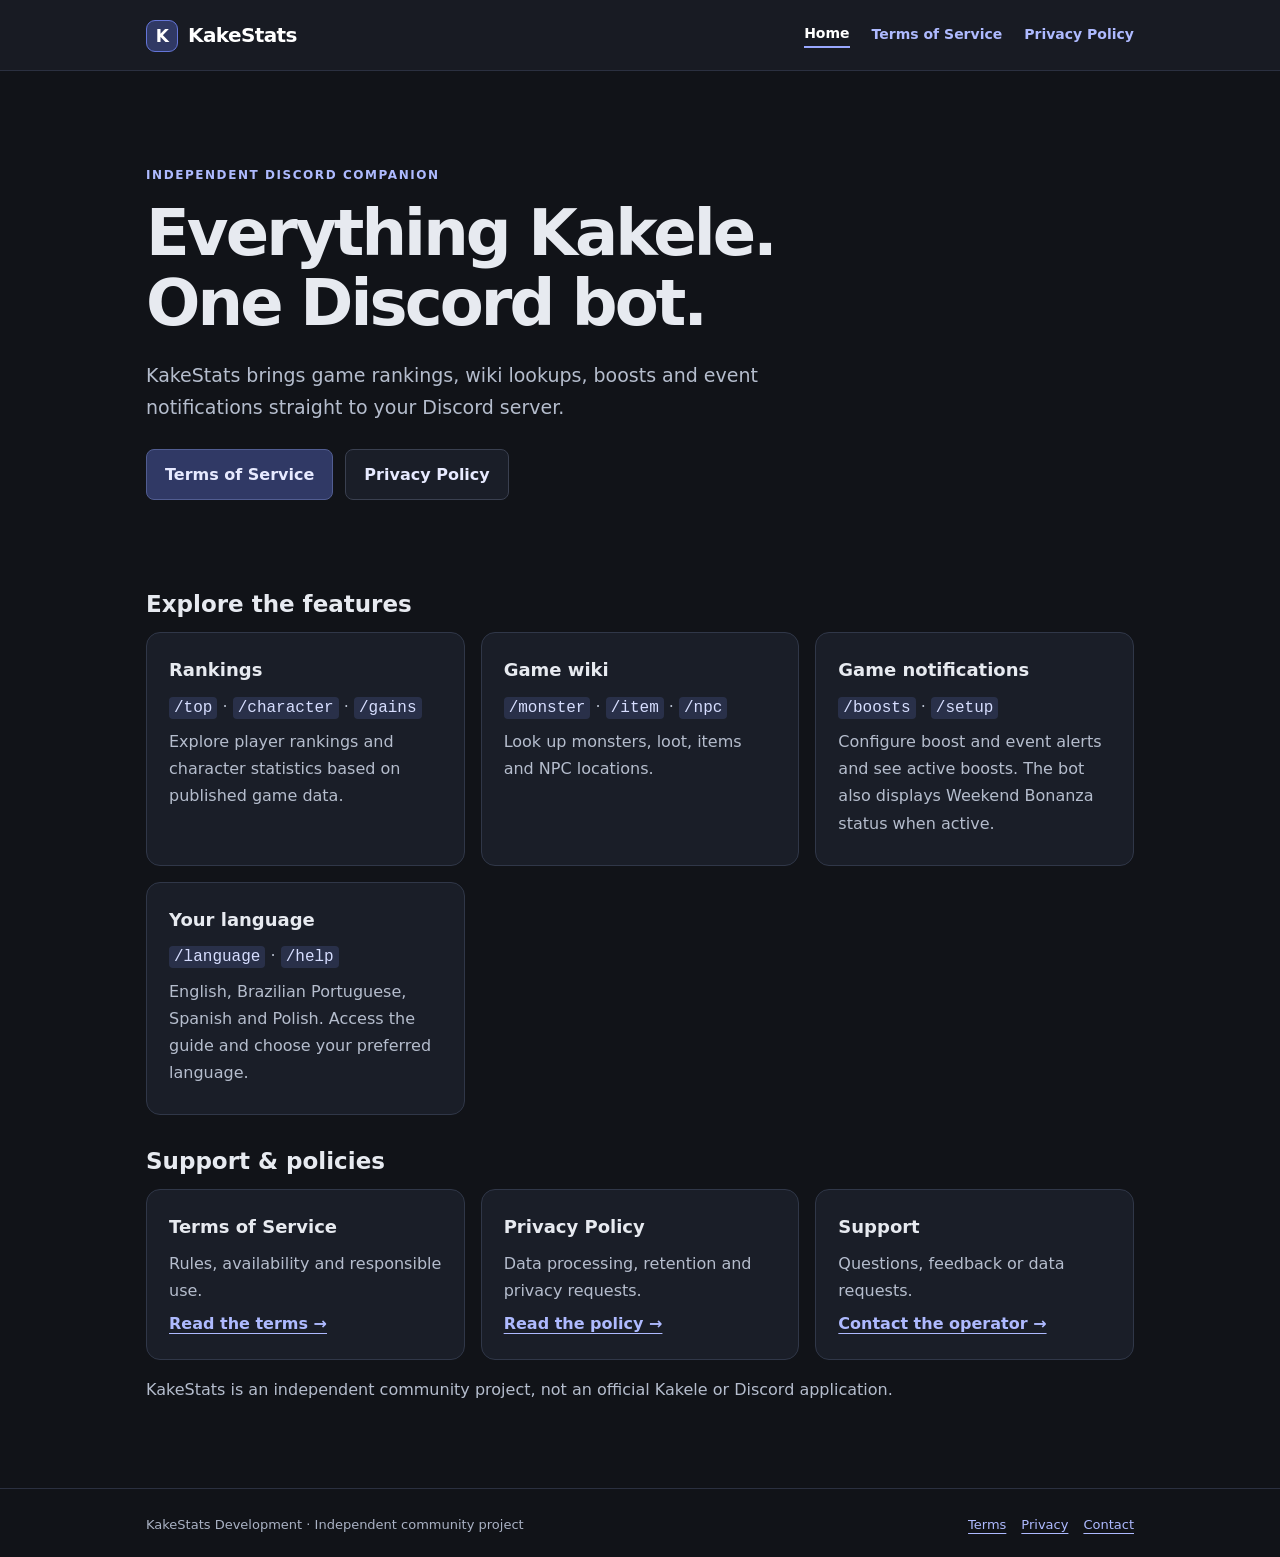
<file: index.html>
<!doctype html><html lang="en"><head><meta charset="utf-8"><meta name="viewport" content="width=device-width, initial-scale=1"><meta name="description" content="KakeStats — independent Kakele MMORPG Discord companion. Home."><title>Home | KakeStats</title><link rel="stylesheet" href="style.css"></head><body><header><nav aria-label="Main navigation"><a class="brand" href="index.html"><span class="mark" aria-hidden="true">K</span>KakeStats</a><a href="index.html" aria-current="page">Home</a><a href="terms.html">Terms of Service</a><a href="privacy.html">Privacy Policy</a></nav></header><main><div class="hero"><div class="eyebrow">Independent Discord companion</div><h1>Everything Kakele.<br>One Discord bot.</h1><p class="lead">KakeStats brings game rankings, wiki lookups, boosts and event notifications straight to your Discord server.</p><div class="buttons"><a class="button" href="terms.html">Terms of Service</a><a class="button secondary" href="privacy.html">Privacy Policy</a></div></div><h2>Explore the features</h2><div class="grid"><article class="panel"><h3>Rankings</h3><p><code>/top</code> · <code>/character</code> · <code>/gains</code></p><p>Explore player rankings and character statistics based on published game data.</p></article><article class="panel"><h3>Game wiki</h3><p><code>/monster</code> · <code>/item</code> · <code>/npc</code></p><p>Look up monsters, loot, items and NPC locations.</p></article><article class="panel"><h3>Game notifications</h3><p><code>/boosts</code> · <code>/setup</code></p><p>Configure boost and event alerts and see active boosts. The bot also displays Weekend Bonanza status when active.</p></article><article class="panel"><h3>Your language</h3><p><code>/language</code> · <code>/help</code></p><p>English, Brazilian Portuguese, Spanish and Polish. Access the guide and choose your preferred language.</p></article></div><h2>Support &amp; policies</h2><div class="grid"><article class="panel"><h3>Terms of Service</h3><p>Rules, availability and responsible use.</p><a href="terms.html">Read the terms →</a></article><article class="panel"><h3>Privacy Policy</h3><p>Data processing, retention and privacy requests.</p><a href="privacy.html">Read the policy →</a></article><article class="panel"><h3>Support</h3><p>Questions, feedback or data requests.</p><a href="privacy.html#contact">Contact the operator →</a></article></div><p class="muted">KakeStats is an independent community project, not an official Kakele or Discord application.</p></main><footer><div><span>KakeStats Development · Independent community project</span><a href="terms.html">Terms</a><a href="privacy.html">Privacy</a><a href="privacy.html#contact">Contact</a></div></footer></body></html>
</file>
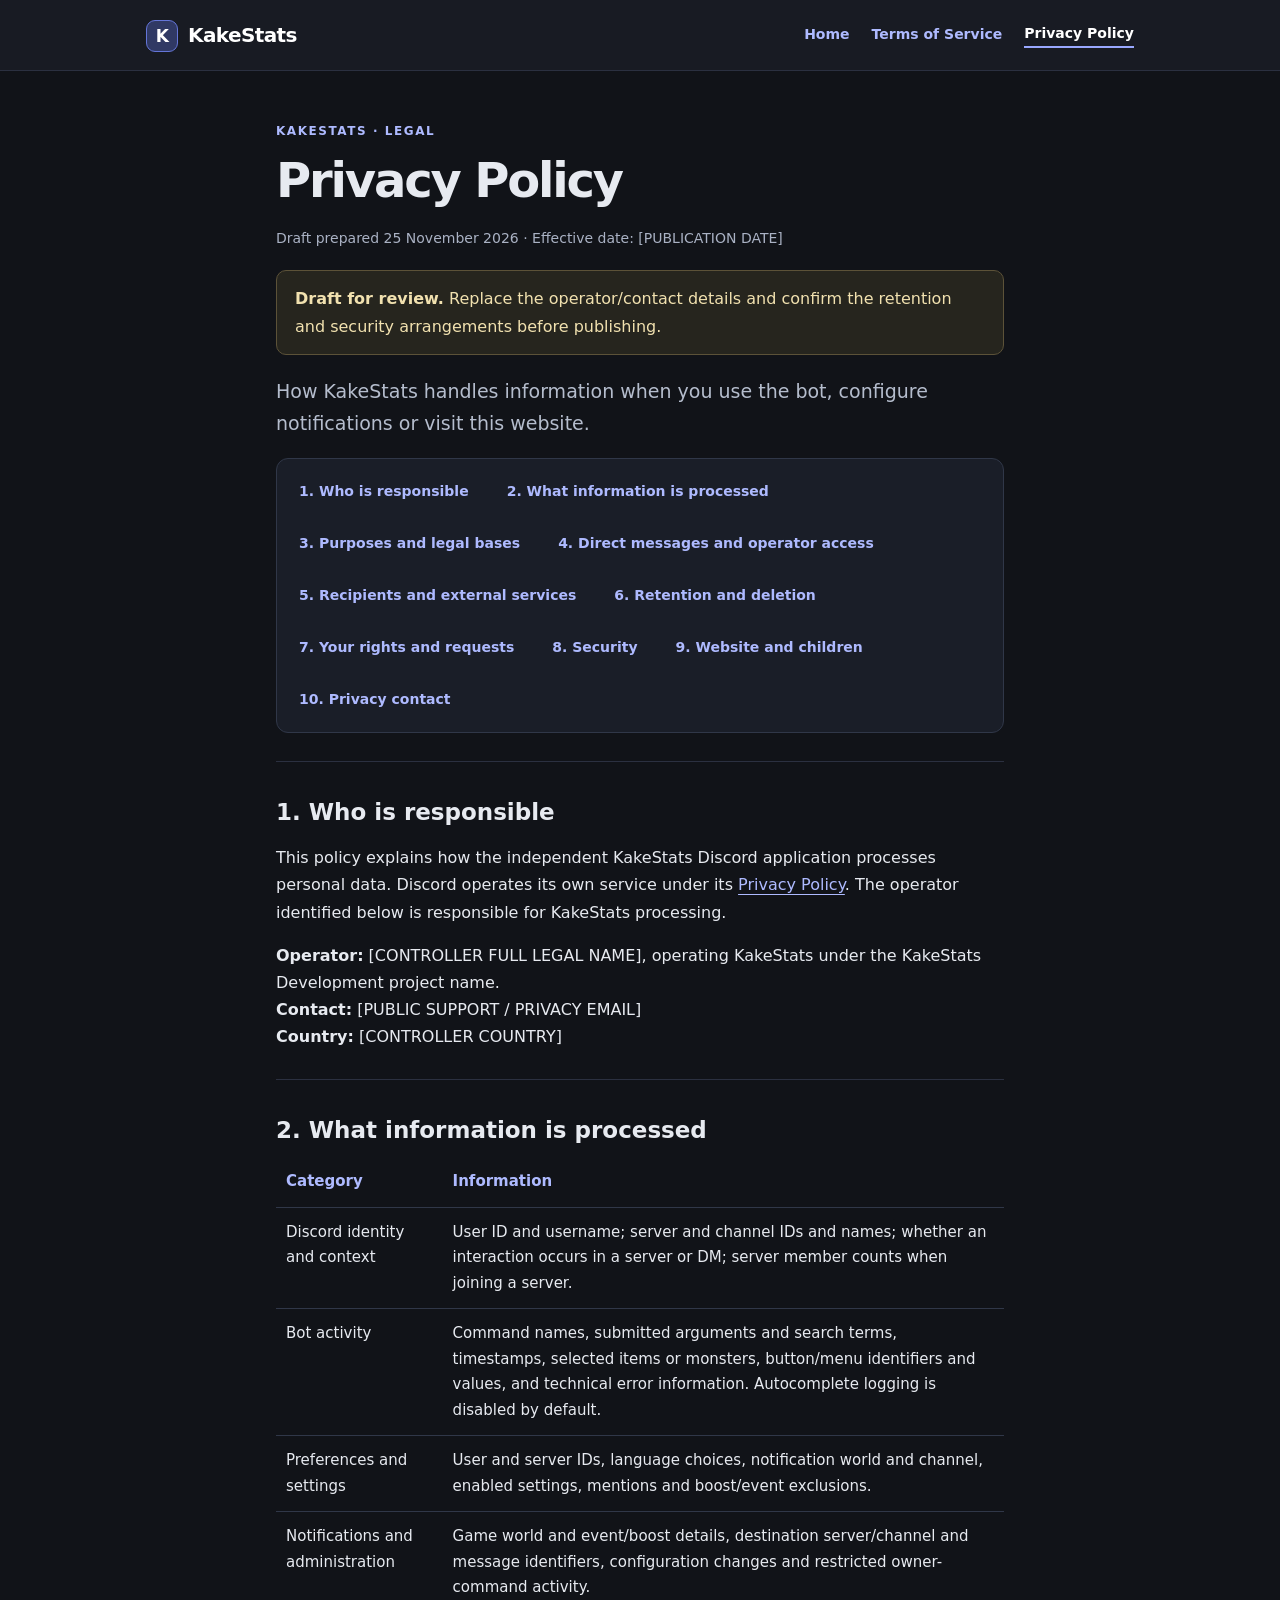
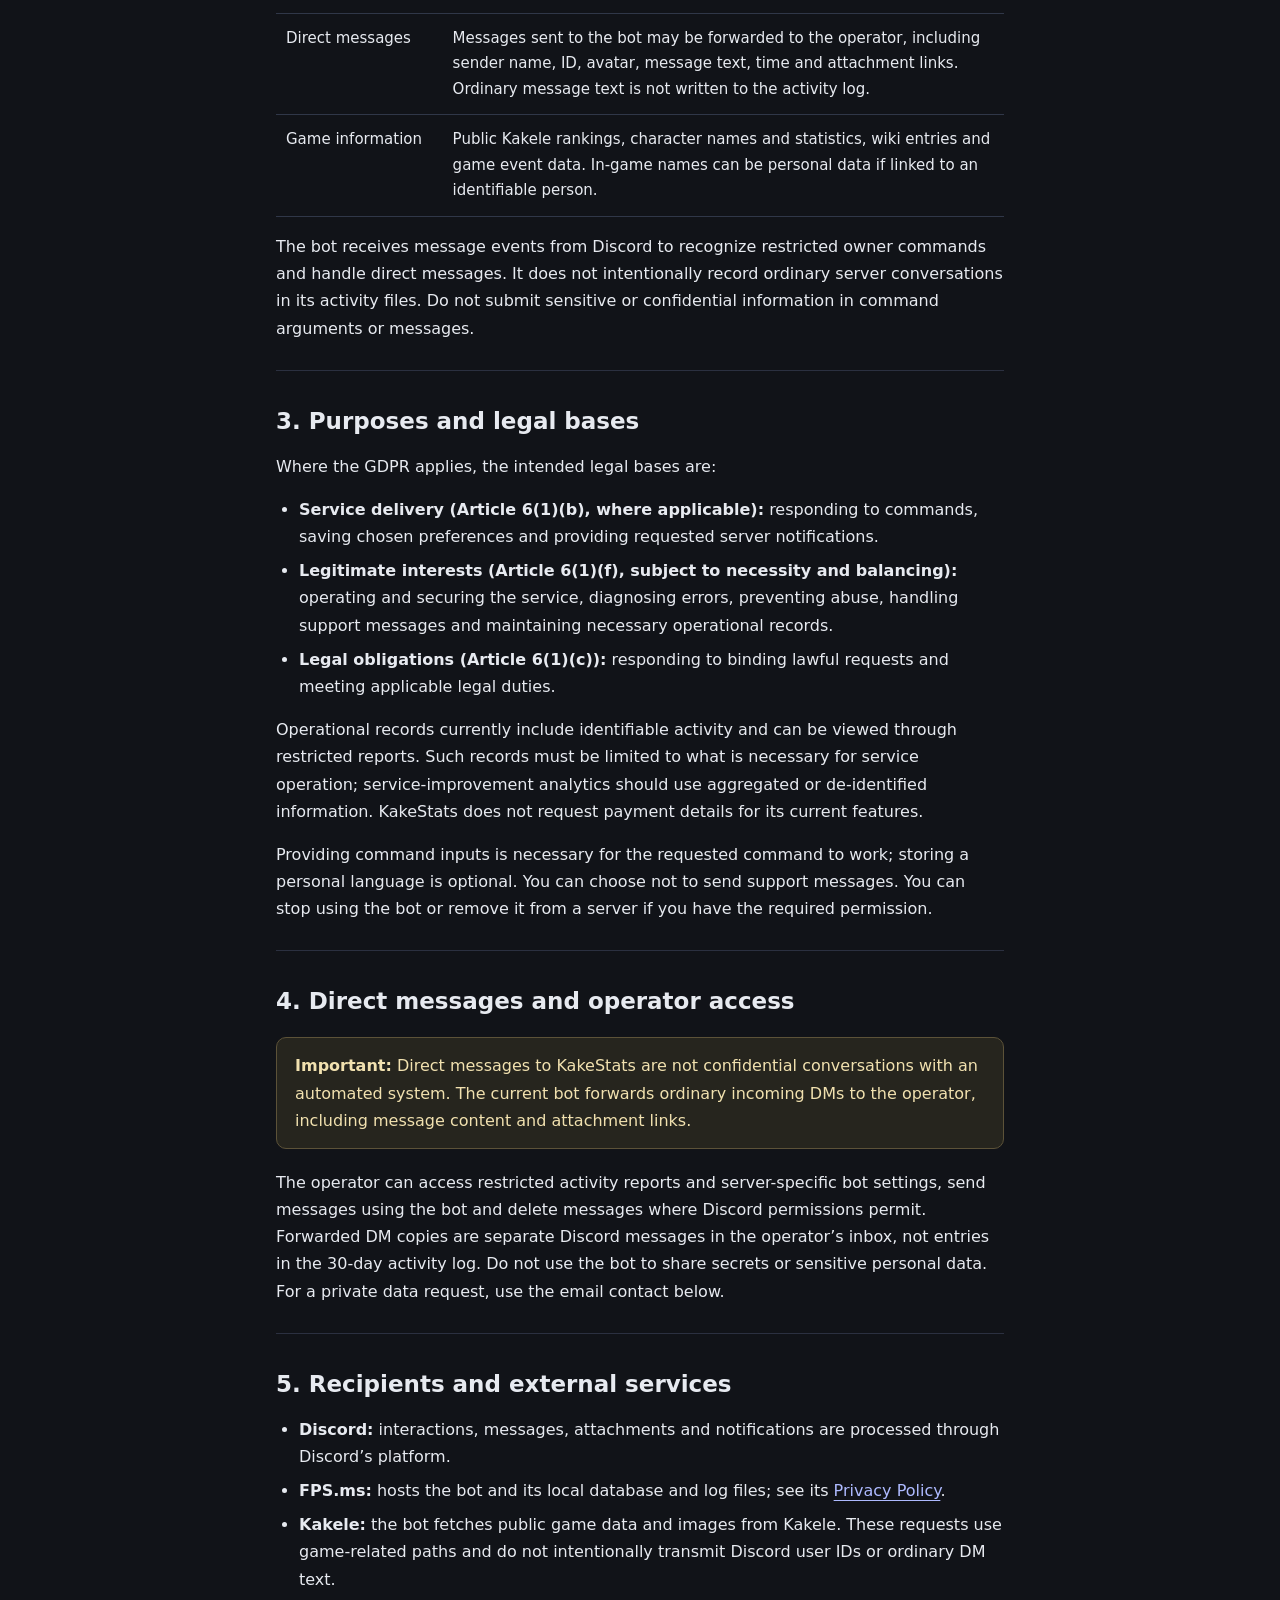
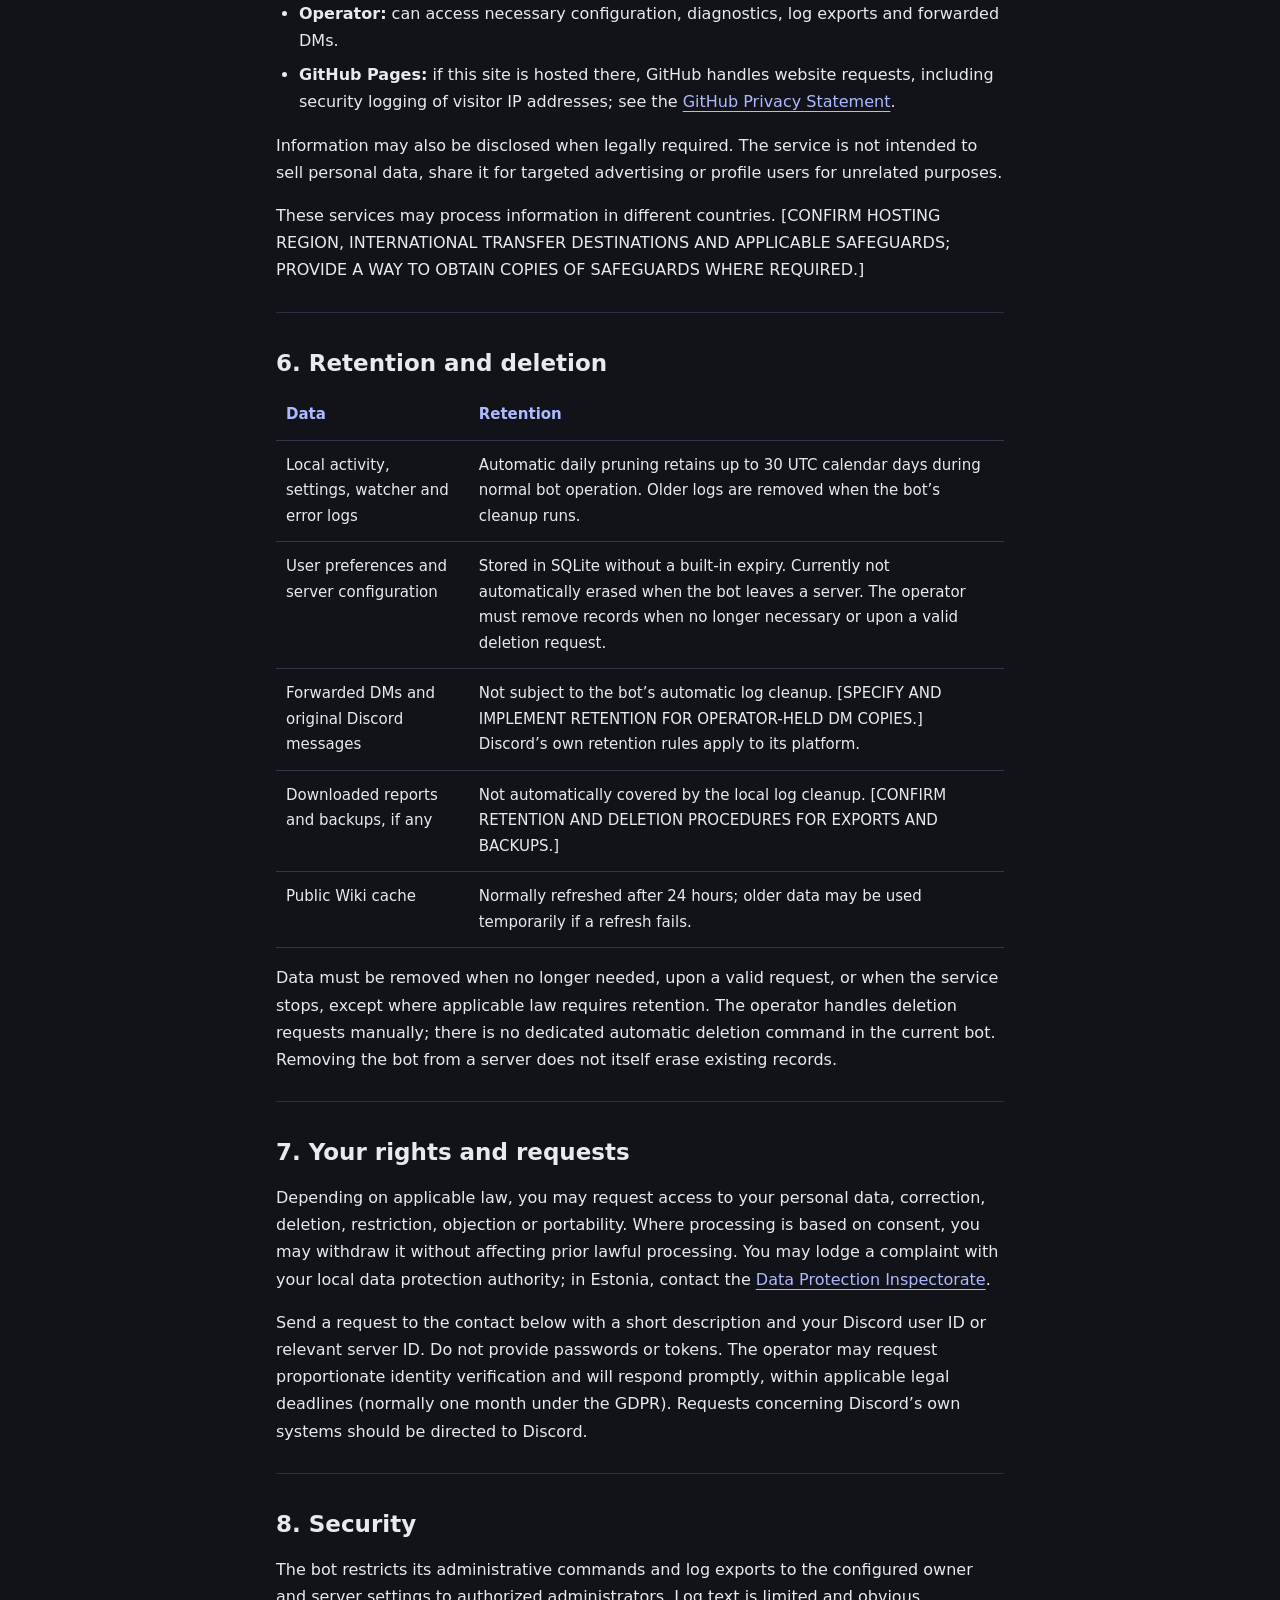
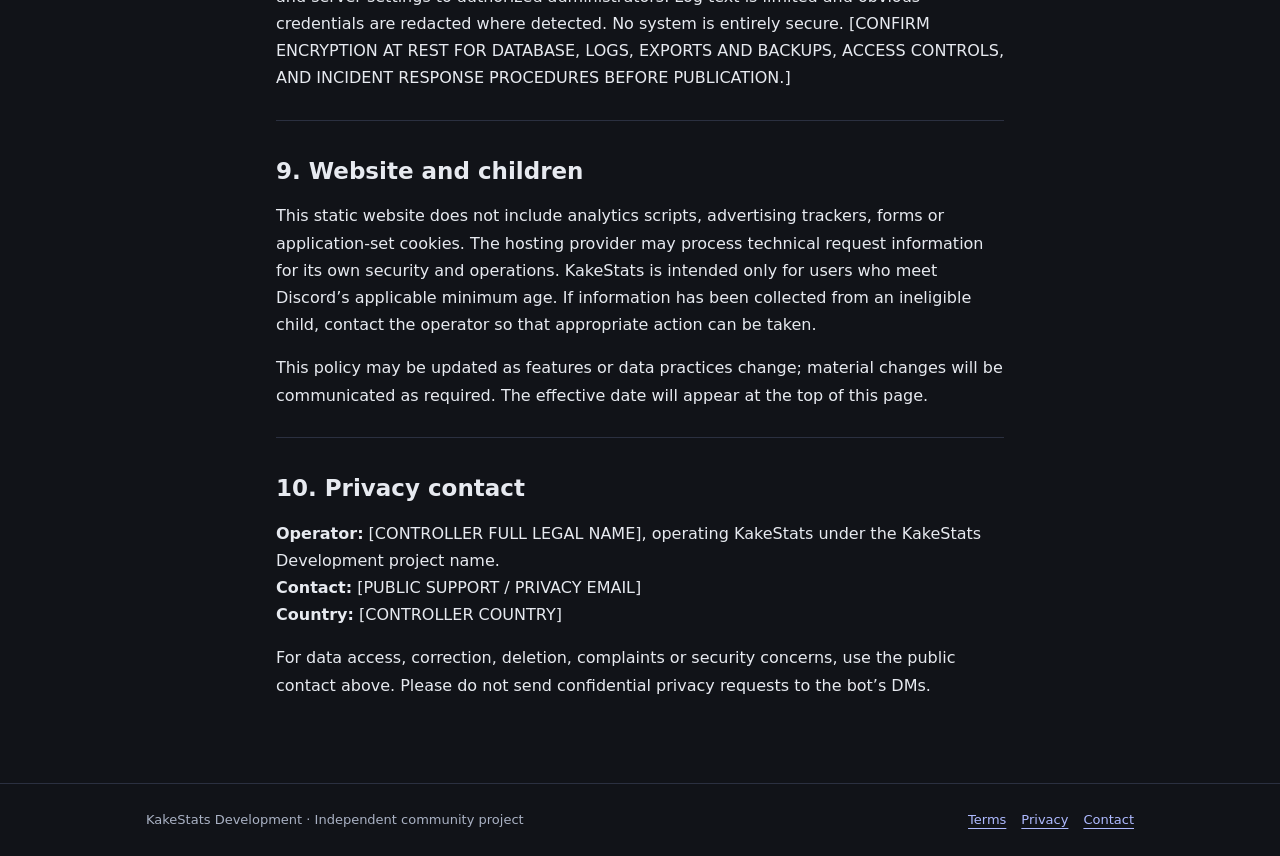
<file: privacy.html>
<!doctype html><html lang="en"><head><meta charset="utf-8"><meta name="viewport" content="width=device-width, initial-scale=1"><meta name="description" content="KakeStats — independent Kakele MMORPG Discord companion. Privacy Policy."><title>Privacy Policy | KakeStats</title><link rel="stylesheet" href="style.css"></head><body><header><nav aria-label="Main navigation"><a class="brand" href="index.html"><span class="mark" aria-hidden="true">K</span>KakeStats</a><a href="index.html">Home</a><a href="terms.html">Terms of Service</a><a href="privacy.html" aria-current="page">Privacy Policy</a></nav></header><main class="legal"><div class="eyebrow">KakeStats · Legal</div><h1>Privacy Policy</h1><p class="meta">Draft prepared 25 November 2026 · Effective date: [PUBLICATION DATE]</p><div class="notice"><strong>Draft for review.</strong> Replace the operator/contact details and confirm the retention and security arrangements before publishing.</div><p class="lead">How KakeStats handles information when you use the bot, configure notifications or visit this website.</p><nav class="toc" aria-label="Contents"><a href="#who">1. Who is responsible</a><a href="#collect">2. What information is processed</a><a href="#purposes">3. Purposes and legal bases</a><a href="#dm">4. Direct messages and operator access</a><a href="#sharing">5. Recipients and external services</a><a href="#retention">6. Retention and deletion</a><a href="#rights">7. Your rights and requests</a><a href="#security">8. Security</a><a href="#website">9. Website and children</a><a href="#contact">10. Privacy contact</a></nav><section id="who"><h2>1. Who is responsible</h2><p>This policy explains how the independent KakeStats Discord application processes personal data. Discord operates its own service under its <a href="https://discord.com/privacy">Privacy Policy</a>. The operator identified below is responsible for KakeStats processing.</p><p><strong>Operator:</strong> [CONTROLLER FULL LEGAL NAME], operating KakeStats under the KakeStats Development project name.<br><strong>Contact:</strong> [PUBLIC SUPPORT / PRIVACY EMAIL]<br><strong>Country:</strong> [CONTROLLER COUNTRY]</p></section><section id="collect"><h2>2. What information is processed</h2><div class="tablewrap"><table><thead><tr><th>Category</th><th>Information</th></tr></thead><tbody><tr><td>Discord identity and context</td><td>User ID and username; server and channel IDs and names; whether an interaction occurs in a server or DM; server member counts when joining a server.</td></tr><tr><td>Bot activity</td><td>Command names, submitted arguments and search terms, timestamps, selected items or monsters, button/menu identifiers and values, and technical error information. Autocomplete logging is disabled by default.</td></tr><tr><td>Preferences and settings</td><td>User and server IDs, language choices, notification world and channel, enabled settings, mentions and boost/event exclusions.</td></tr><tr><td>Notifications and administration</td><td>Game world and event/boost details, destination server/channel and message identifiers, configuration changes and restricted owner-command activity.</td></tr><tr><td>Direct messages</td><td>Messages sent to the bot may be forwarded to the operator, including sender name, ID, avatar, message text, time and attachment links. Ordinary message text is not written to the activity log.</td></tr><tr><td>Game information</td><td>Public Kakele rankings, character names and statistics, wiki entries and game event data. In-game names can be personal data if linked to an identifiable person.</td></tr></tbody></table></div><p>The bot receives message events from Discord to recognize restricted owner commands and handle direct messages. It does not intentionally record ordinary server conversations in its activity files. Do not submit sensitive or confidential information in command arguments or messages.</p></section><section id="purposes"><h2>3. Purposes and legal bases</h2><p>Where the GDPR applies, the intended legal bases are:</p><ul><li><strong>Service delivery (Article 6(1)(b), where applicable):</strong> responding to commands, saving chosen preferences and providing requested server notifications.</li><li><strong>Legitimate interests (Article 6(1)(f), subject to necessity and balancing):</strong> operating and securing the service, diagnosing errors, preventing abuse, handling support messages and maintaining necessary operational records.</li><li><strong>Legal obligations (Article 6(1)(c)):</strong> responding to binding lawful requests and meeting applicable legal duties.</li></ul><p>Operational records currently include identifiable activity and can be viewed through restricted reports. Such records must be limited to what is necessary for service operation; service-improvement analytics should use aggregated or de-identified information. KakeStats does not request payment details for its current features.</p><p>Providing command inputs is necessary for the requested command to work; storing a personal language is optional. You can choose not to send support messages. You can stop using the bot or remove it from a server if you have the required permission.</p></section><section id="dm"><h2>4. Direct messages and operator access</h2><div class="notice"><strong>Important:</strong> Direct messages to KakeStats are not confidential conversations with an automated system. The current bot forwards ordinary incoming DMs to the operator, including message content and attachment links.</div><p>The operator can access restricted activity reports and server-specific bot settings, send messages using the bot and delete messages where Discord permissions permit. Forwarded DM copies are separate Discord messages in the operator’s inbox, not entries in the 30-day activity log. Do not use the bot to share secrets or sensitive personal data. For a private data request, use the email contact below.</p></section><section id="sharing"><h2>5. Recipients and external services</h2><ul><li><strong>Discord:</strong> interactions, messages, attachments and notifications are processed through Discord’s platform.</li><li><strong>FPS.ms:</strong> hosts the bot and its local database and log files; see its <a href="https://fps.ms/docs/legal/privacy-policy">Privacy Policy</a>.</li><li><strong>Kakele:</strong> the bot fetches public game data and images from Kakele. These requests use game-related paths and do not intentionally transmit Discord user IDs or ordinary DM text.</li><li><strong>Operator:</strong> can access necessary configuration, diagnostics, log exports and forwarded DMs.</li><li><strong>GitHub Pages:</strong> if this site is hosted there, GitHub handles website requests, including security logging of visitor IP addresses; see the <a href="https://docs.github.com/en/site-policy/privacy-policies/github-general-privacy-statement">GitHub Privacy Statement</a>.</li></ul><p>Information may also be disclosed when legally required. The service is not intended to sell personal data, share it for targeted advertising or profile users for unrelated purposes.</p><p>These services may process information in different countries. [CONFIRM HOSTING REGION, INTERNATIONAL TRANSFER DESTINATIONS AND APPLICABLE SAFEGUARDS; PROVIDE A WAY TO OBTAIN COPIES OF SAFEGUARDS WHERE REQUIRED.]</p></section><section id="retention"><h2>6. Retention and deletion</h2><div class="tablewrap"><table><thead><tr><th>Data</th><th>Retention</th></tr></thead><tbody><tr><td>Local activity, settings, watcher and error logs</td><td>Automatic daily pruning retains up to 30 UTC calendar days during normal bot operation. Older logs are removed when the bot’s cleanup runs.</td></tr><tr><td>User preferences and server configuration</td><td>Stored in SQLite without a built-in expiry. Currently not automatically erased when the bot leaves a server. The operator must remove records when no longer necessary or upon a valid deletion request.</td></tr><tr><td>Forwarded DMs and original Discord messages</td><td>Not subject to the bot’s automatic log cleanup. [SPECIFY AND IMPLEMENT RETENTION FOR OPERATOR-HELD DM COPIES.] Discord’s own retention rules apply to its platform.</td></tr><tr><td>Downloaded reports and backups, if any</td><td>Not automatically covered by the local log cleanup. [CONFIRM RETENTION AND DELETION PROCEDURES FOR EXPORTS AND BACKUPS.]</td></tr><tr><td>Public Wiki cache</td><td>Normally refreshed after 24 hours; older data may be used temporarily if a refresh fails.</td></tr></tbody></table></div><p>Data must be removed when no longer needed, upon a valid request, or when the service stops, except where applicable law requires retention. The operator handles deletion requests manually; there is no dedicated automatic deletion command in the current bot. Removing the bot from a server does not itself erase existing records.</p></section><section id="rights"><h2>7. Your rights and requests</h2><p>Depending on applicable law, you may request access to your personal data, correction, deletion, restriction, objection or portability. Where processing is based on consent, you may withdraw it without affecting prior lawful processing. You may lodge a complaint with your local data protection authority; in Estonia, contact the <a href="https://www.aki.ee/en">Data Protection Inspectorate</a>.</p><p>Send a request to the contact below with a short description and your Discord user ID or relevant server ID. Do not provide passwords or tokens. The operator may request proportionate identity verification and will respond promptly, within applicable legal deadlines (normally one month under the GDPR). Requests concerning Discord’s own systems should be directed to Discord.</p></section><section id="security"><h2>8. Security</h2><p>The bot restricts its administrative commands and log exports to the configured owner and server settings to authorized administrators. Log text is limited and obvious credentials are redacted where detected. No system is entirely secure. [CONFIRM ENCRYPTION AT REST FOR DATABASE, LOGS, EXPORTS AND BACKUPS, ACCESS CONTROLS, AND INCIDENT RESPONSE PROCEDURES BEFORE PUBLICATION.]</p></section><section id="website"><h2>9. Website and children</h2><p>This static website does not include analytics scripts, advertising trackers, forms or application-set cookies. The hosting provider may process technical request information for its own security and operations. KakeStats is intended only for users who meet Discord’s applicable minimum age. If information has been collected from an ineligible child, contact the operator so that appropriate action can be taken.</p><p>This policy may be updated as features or data practices change; material changes will be communicated as required. The effective date will appear at the top of this page.</p></section><section id="contact"><h2>10. Privacy contact</h2><p><strong>Operator:</strong> [CONTROLLER FULL LEGAL NAME], operating KakeStats under the KakeStats Development project name.<br><strong>Contact:</strong> [PUBLIC SUPPORT / PRIVACY EMAIL]<br><strong>Country:</strong> [CONTROLLER COUNTRY]</p><p>For data access, correction, deletion, complaints or security concerns, use the public contact above. Please do not send confidential privacy requests to the bot’s DMs.</p></section></main><footer><div><span>KakeStats Development · Independent community project</span><a href="terms.html">Terms</a><a href="privacy.html">Privacy</a><a href="privacy.html#contact">Contact</a></div></footer></body></html>
</file>
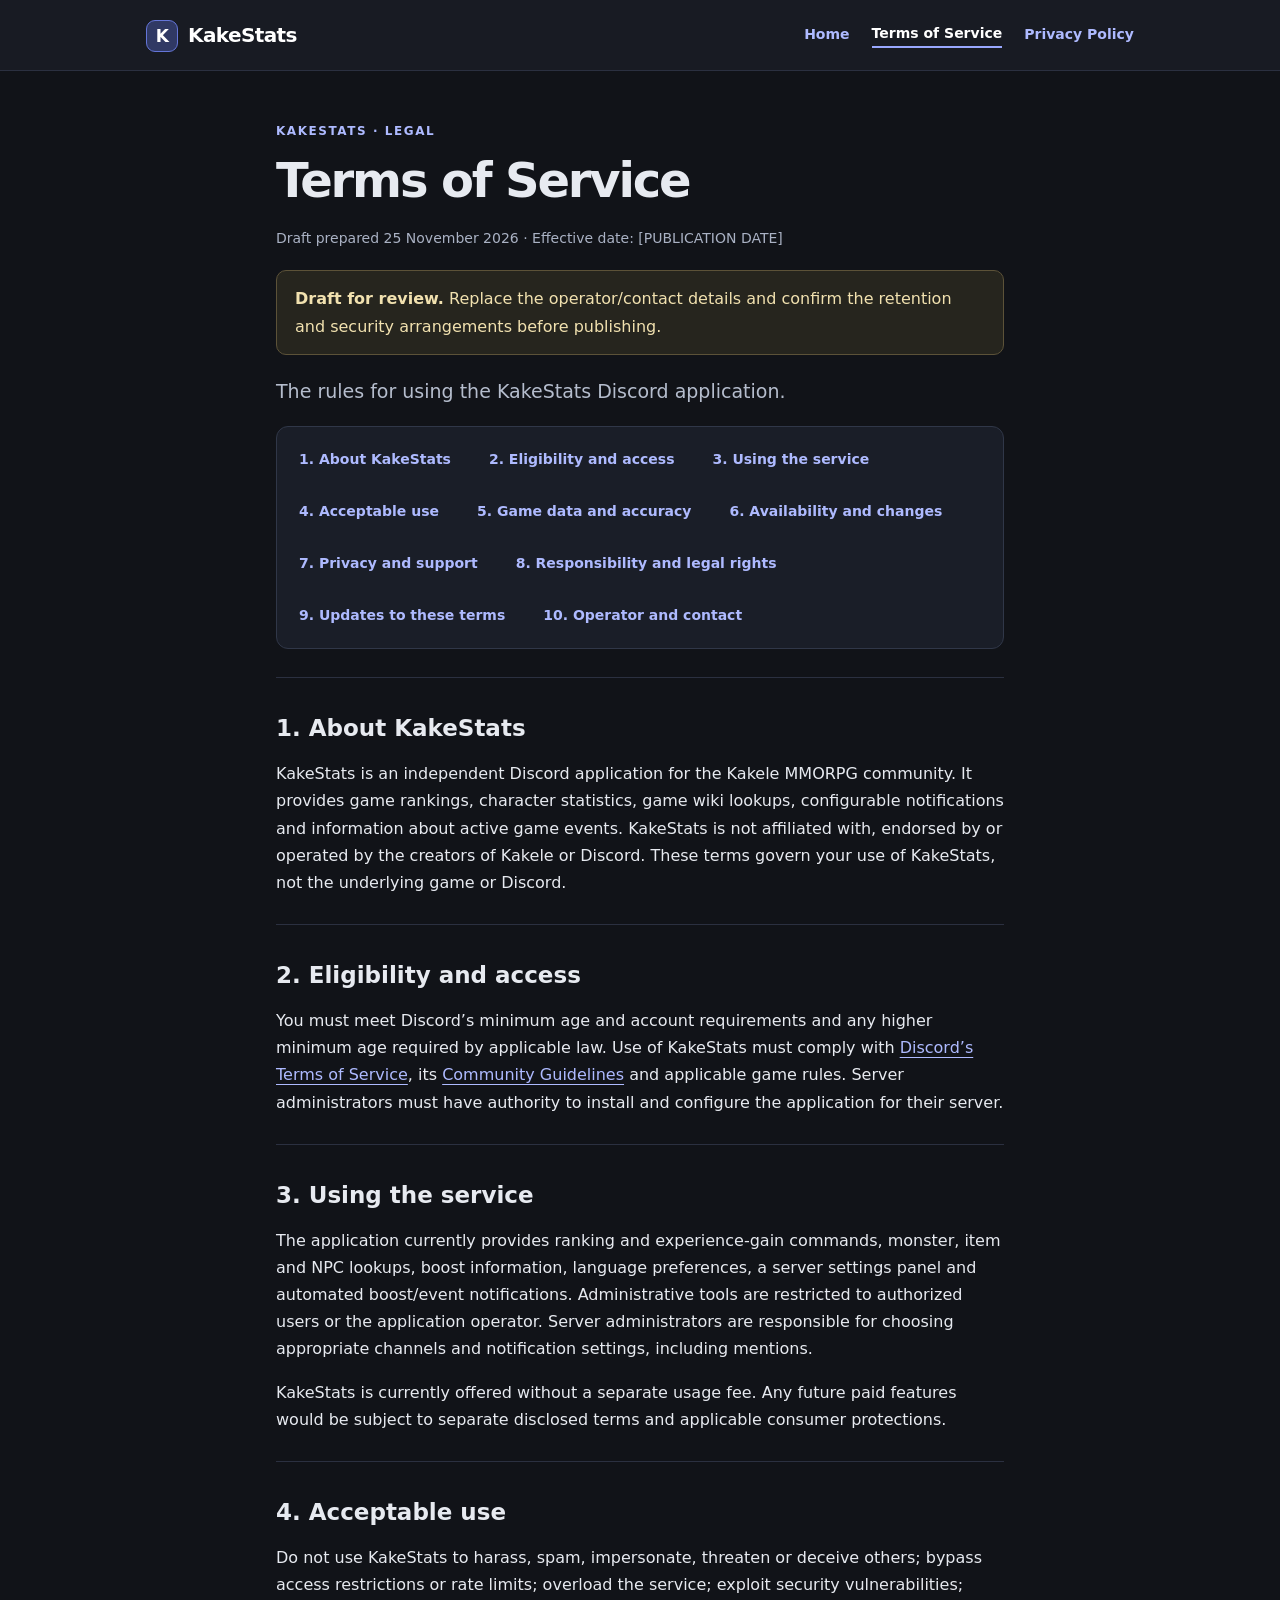
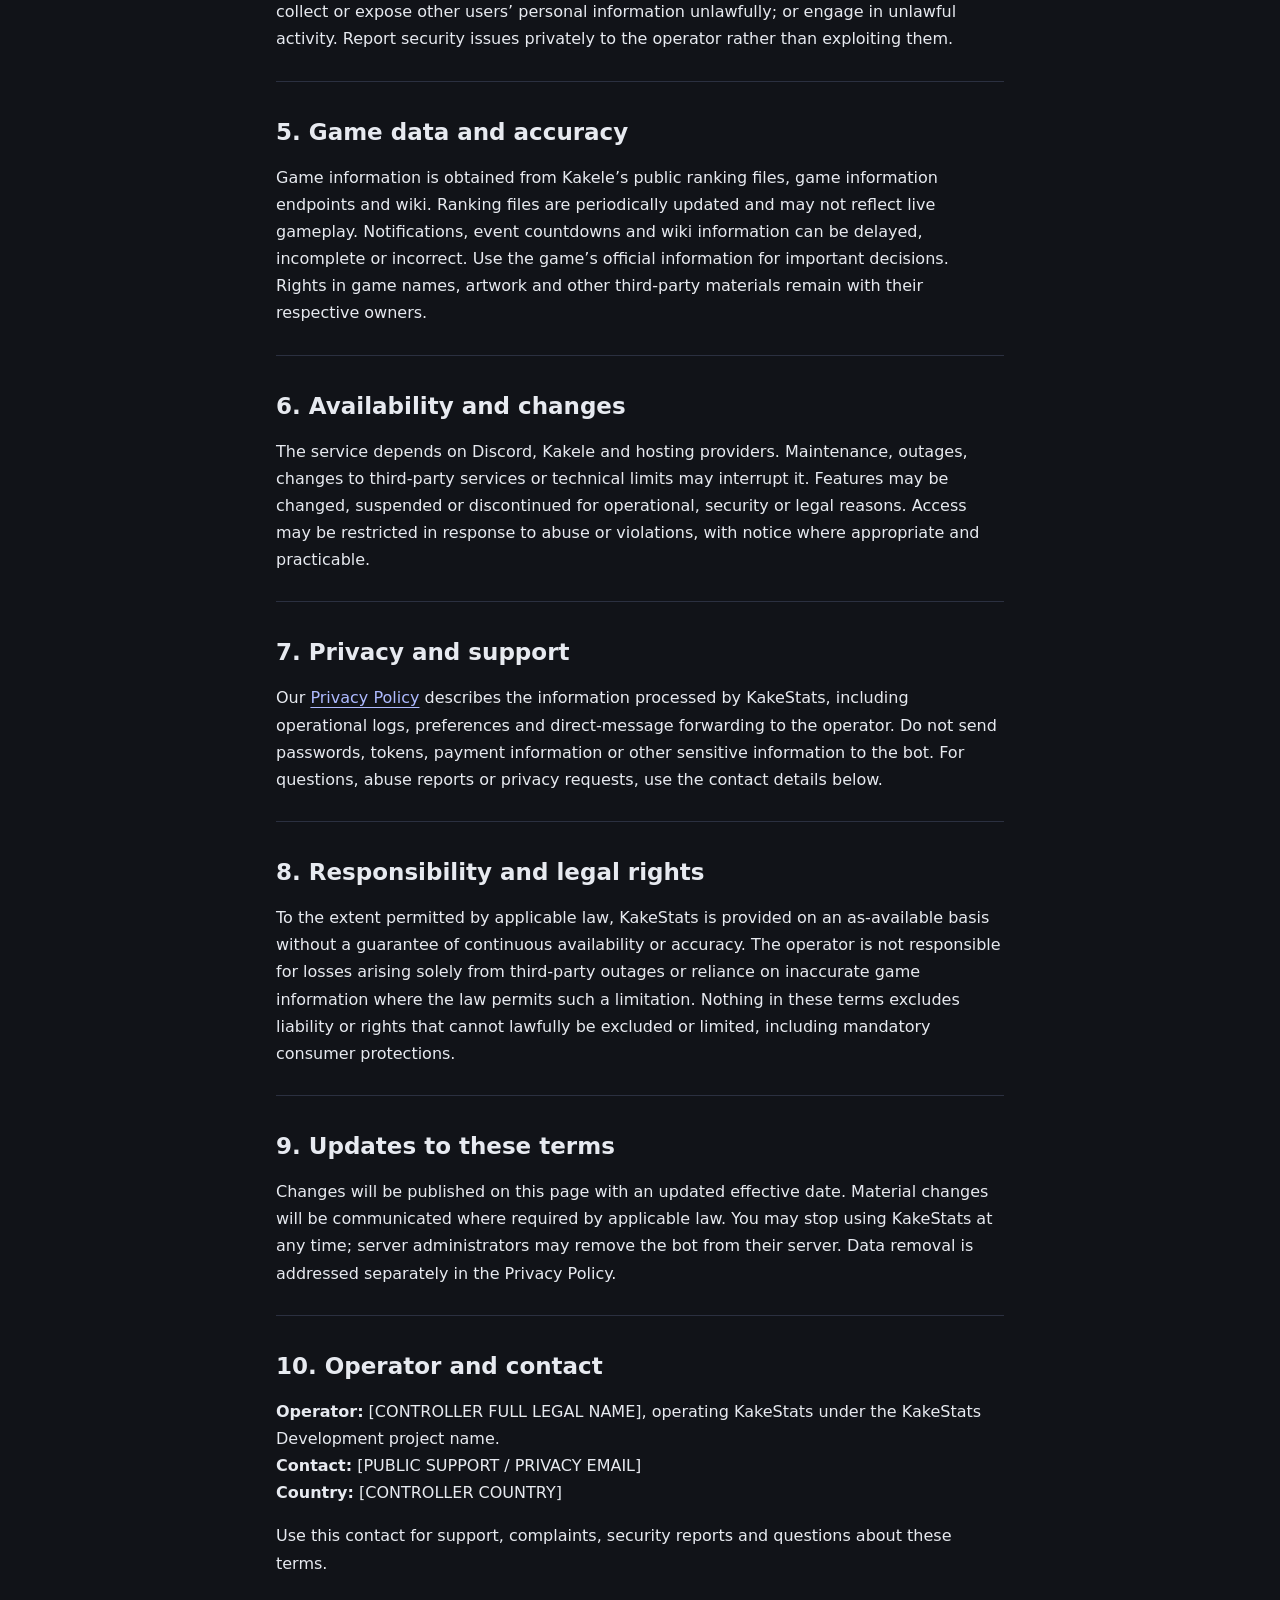
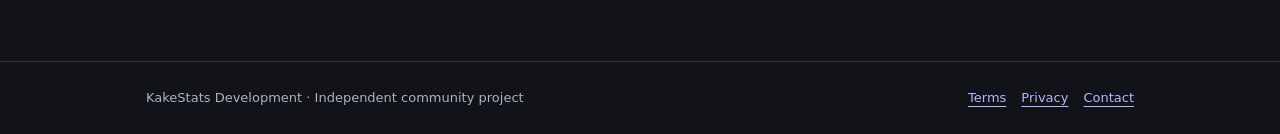
<file: terms.html>
<!doctype html><html lang="en"><head><meta charset="utf-8"><meta name="viewport" content="width=device-width, initial-scale=1"><meta name="description" content="KakeStats — independent Kakele MMORPG Discord companion. Terms of Service."><title>Terms of Service | KakeStats</title><link rel="stylesheet" href="style.css"></head><body><header><nav aria-label="Main navigation"><a class="brand" href="index.html"><span class="mark" aria-hidden="true">K</span>KakeStats</a><a href="index.html">Home</a><a href="terms.html" aria-current="page">Terms of Service</a><a href="privacy.html">Privacy Policy</a></nav></header><main class="legal"><div class="eyebrow">KakeStats · Legal</div><h1>Terms of Service</h1><p class="meta">Draft prepared 25 November 2026 · Effective date: [PUBLICATION DATE]</p><div class="notice"><strong>Draft for review.</strong> Replace the operator/contact details and confirm the retention and security arrangements before publishing.</div><p class="lead">The rules for using the KakeStats Discord application.</p><nav class="toc" aria-label="Contents"><a href="#about">1. About KakeStats</a><a href="#eligibility">2. Eligibility and access</a><a href="#features">3. Using the service</a><a href="#acceptable">4. Acceptable use</a><a href="#data">5. Game data and accuracy</a><a href="#availability">6. Availability and changes</a><a href="#privacy">7. Privacy and support</a><a href="#liability">8. Responsibility and legal rights</a><a href="#updates">9. Updates to these terms</a><a href="#contact">10. Operator and contact</a></nav><section id="about"><h2>1. About KakeStats</h2><p>KakeStats is an independent Discord application for the Kakele MMORPG community. It provides game rankings, character statistics, game wiki lookups, configurable notifications and information about active game events. KakeStats is not affiliated with, endorsed by or operated by the creators of Kakele or Discord. These terms govern your use of KakeStats, not the underlying game or Discord.</p></section><section id="eligibility"><h2>2. Eligibility and access</h2><p>You must meet Discord’s minimum age and account requirements and any higher minimum age required by applicable law. Use of KakeStats must comply with <a href="https://discord.com/terms">Discord’s Terms of Service</a>, its <a href="https://discord.com/guidelines">Community Guidelines</a> and applicable game rules. Server administrators must have authority to install and configure the application for their server.</p></section><section id="features"><h2>3. Using the service</h2><p>The application currently provides ranking and experience-gain commands, monster, item and NPC lookups, boost information, language preferences, a server settings panel and automated boost/event notifications. Administrative tools are restricted to authorized users or the application operator. Server administrators are responsible for choosing appropriate channels and notification settings, including mentions.</p><p>KakeStats is currently offered without a separate usage fee. Any future paid features would be subject to separate disclosed terms and applicable consumer protections.</p></section><section id="acceptable"><h2>4. Acceptable use</h2><p>Do not use KakeStats to harass, spam, impersonate, threaten or deceive others; bypass access restrictions or rate limits; overload the service; exploit security vulnerabilities; collect or expose other users’ personal information unlawfully; or engage in unlawful activity. Report security issues privately to the operator rather than exploiting them.</p></section><section id="data"><h2>5. Game data and accuracy</h2><p>Game information is obtained from Kakele’s public ranking files, game information endpoints and wiki. Ranking files are periodically updated and may not reflect live gameplay. Notifications, event countdowns and wiki information can be delayed, incomplete or incorrect. Use the game’s official information for important decisions. Rights in game names, artwork and other third-party materials remain with their respective owners.</p></section><section id="availability"><h2>6. Availability and changes</h2><p>The service depends on Discord, Kakele and hosting providers. Maintenance, outages, changes to third-party services or technical limits may interrupt it. Features may be changed, suspended or discontinued for operational, security or legal reasons. Access may be restricted in response to abuse or violations, with notice where appropriate and practicable.</p></section><section id="privacy"><h2>7. Privacy and support</h2><p>Our <a href="privacy.html">Privacy Policy</a> describes the information processed by KakeStats, including operational logs, preferences and direct-message forwarding to the operator. Do not send passwords, tokens, payment information or other sensitive information to the bot. For questions, abuse reports or privacy requests, use the contact details below.</p></section><section id="liability"><h2>8. Responsibility and legal rights</h2><p>To the extent permitted by applicable law, KakeStats is provided on an as-available basis without a guarantee of continuous availability or accuracy. The operator is not responsible for losses arising solely from third-party outages or reliance on inaccurate game information where the law permits such a limitation. Nothing in these terms excludes liability or rights that cannot lawfully be excluded or limited, including mandatory consumer protections.</p></section><section id="updates"><h2>9. Updates to these terms</h2><p>Changes will be published on this page with an updated effective date. Material changes will be communicated where required by applicable law. You may stop using KakeStats at any time; server administrators may remove the bot from their server. Data removal is addressed separately in the Privacy Policy.</p></section><section id="contact"><h2>10. Operator and contact</h2><p><strong>Operator:</strong> [CONTROLLER FULL LEGAL NAME], operating KakeStats under the KakeStats Development project name.<br><strong>Contact:</strong> [PUBLIC SUPPORT / PRIVACY EMAIL]<br><strong>Country:</strong> [CONTROLLER COUNTRY]</p><p>Use this contact for support, complaints, security reports and questions about these terms.</p></section></main><footer><div><span>KakeStats Development · Independent community project</span><a href="terms.html">Terms</a><a href="privacy.html">Privacy</a><a href="privacy.html#contact">Contact</a></div></footer></body></html>
</file>
<file: style.css>
*{box-sizing:border-box}html{color-scheme:dark;scroll-behavior:smooth}body{margin:0;background:#111318;color:#e7eaf0;font:16px/1.7 system-ui,-apple-system,BlinkMacSystemFont,"Segoe UI",sans-serif}a{color:#aebaff;text-underline-offset:4px}a:hover{color:#fff}a:focus-visible{outline:2px solid #aebaff;outline-offset:4px}header{border-bottom:1px solid #2b3040;background:#181b23}nav{max-width:1040px;margin:auto;padding:18px 26px;display:flex;align-items:center;gap:22px;flex-wrap:wrap}nav a{text-decoration:none;font-size:14px;font-weight:600}nav .brand{margin-right:auto;color:#fff;font-size:20px;letter-spacing:-.6px}.mark{display:inline-grid;place-items:center;width:32px;height:32px;border:1px solid #6475d8;background:#303964;border-radius:9px;margin-right:10px;color:#fff;font-size:17px}nav a[aria-current]{color:#fff;border-bottom:2px solid #99a8ff}main{max-width:1040px;margin:0 auto;padding:50px 26px 68px}.hero{padding:44px 0 32px;max-width:760px}.eyebrow{font-weight:700;color:#aebaff;text-transform:uppercase;letter-spacing:.13em;font-size:12px}h1{font-size:clamp(34px,6vw,64px);line-height:1.1;letter-spacing:-.045em;margin:12px 0 20px}h2{font-size:23px;line-height:1.3;margin:32px 0 12px}h3{font-size:18px;margin:0 0 7px}.lead{font-size:19px;color:#b5bdcd;max-width:700px}.grid{display:grid;grid-template-columns:repeat(auto-fit,minmax(min(100%,255px),1fr));gap:16px}.panel{padding:22px;background:#1a1e28;border:1px solid #303748;border-radius:14px}.panel p{margin:6px 0;color:#b5bdcd}.panel a{font-weight:650}.buttons{display:flex;gap:12px;flex-wrap:wrap;margin:26px 0}.button{padding:11px 18px;border-radius:8px;border:1px solid #515d91;color:#e7eaff;background:#303965;text-decoration:none;font-weight:650}.button.secondary{background:#1a1e28;border-color:#3a4050}.meta{color:#aab2c4;font-size:14px}.notice{background:#26251e;border:1px solid #5c5238;border-radius:10px;padding:14px 18px;color:#f1e1af;margin:20px 0}.legal{max-width:780px}.legal h1{font-size:clamp(34px,5vw,48px)}.legal section{border-top:1px solid #2b3040;margin-top:28px;padding-top:4px}.legal ul{padding-left:23px}.legal li{margin:7px 0}.toc{padding:18px 22px;background:#1a1e28;border-radius:12px;border:1px solid #303748}.toc a{display:inline-block;margin:3px 16px 3px 0;font-size:14px}.muted{color:#b5bdcd}code{background:#293049;color:#d7deff;padding:2px 5px;border-radius:4px;overflow-wrap:anywhere}footer{border-top:1px solid #2b3040;padding:25px 26px;color:#aab2c4;font-size:13px}footer div{max-width:988px;margin:auto;display:flex;flex-wrap:wrap;gap:15px}footer span{margin-right:auto}table{width:100%;border-collapse:collapse;text-align:left;font-size:15px}td,th{padding:12px 10px;vertical-align:top;border-bottom:1px solid #303748}th{color:#aebaff}.tablewrap{overflow-x:auto} @media(max-width:600px){nav{gap:12px;padding:14px 18px}nav .brand{width:100%}main{padding:28px 18px 45px}.hero{padding:20px 0}.lead{font-size:17px}td,th{padding:9px 6px;font-size:14px}}@media print{html{color-scheme:light}body{background:white;color:#111}header,footer,.toc,.buttons{display:none}main{padding:0;max-width:none}.lead,.meta,.muted,.panel p{color:#333}a{color:#222}.notice,.panel{background:white;color:#222;border-color:#aaa}}
</file>
